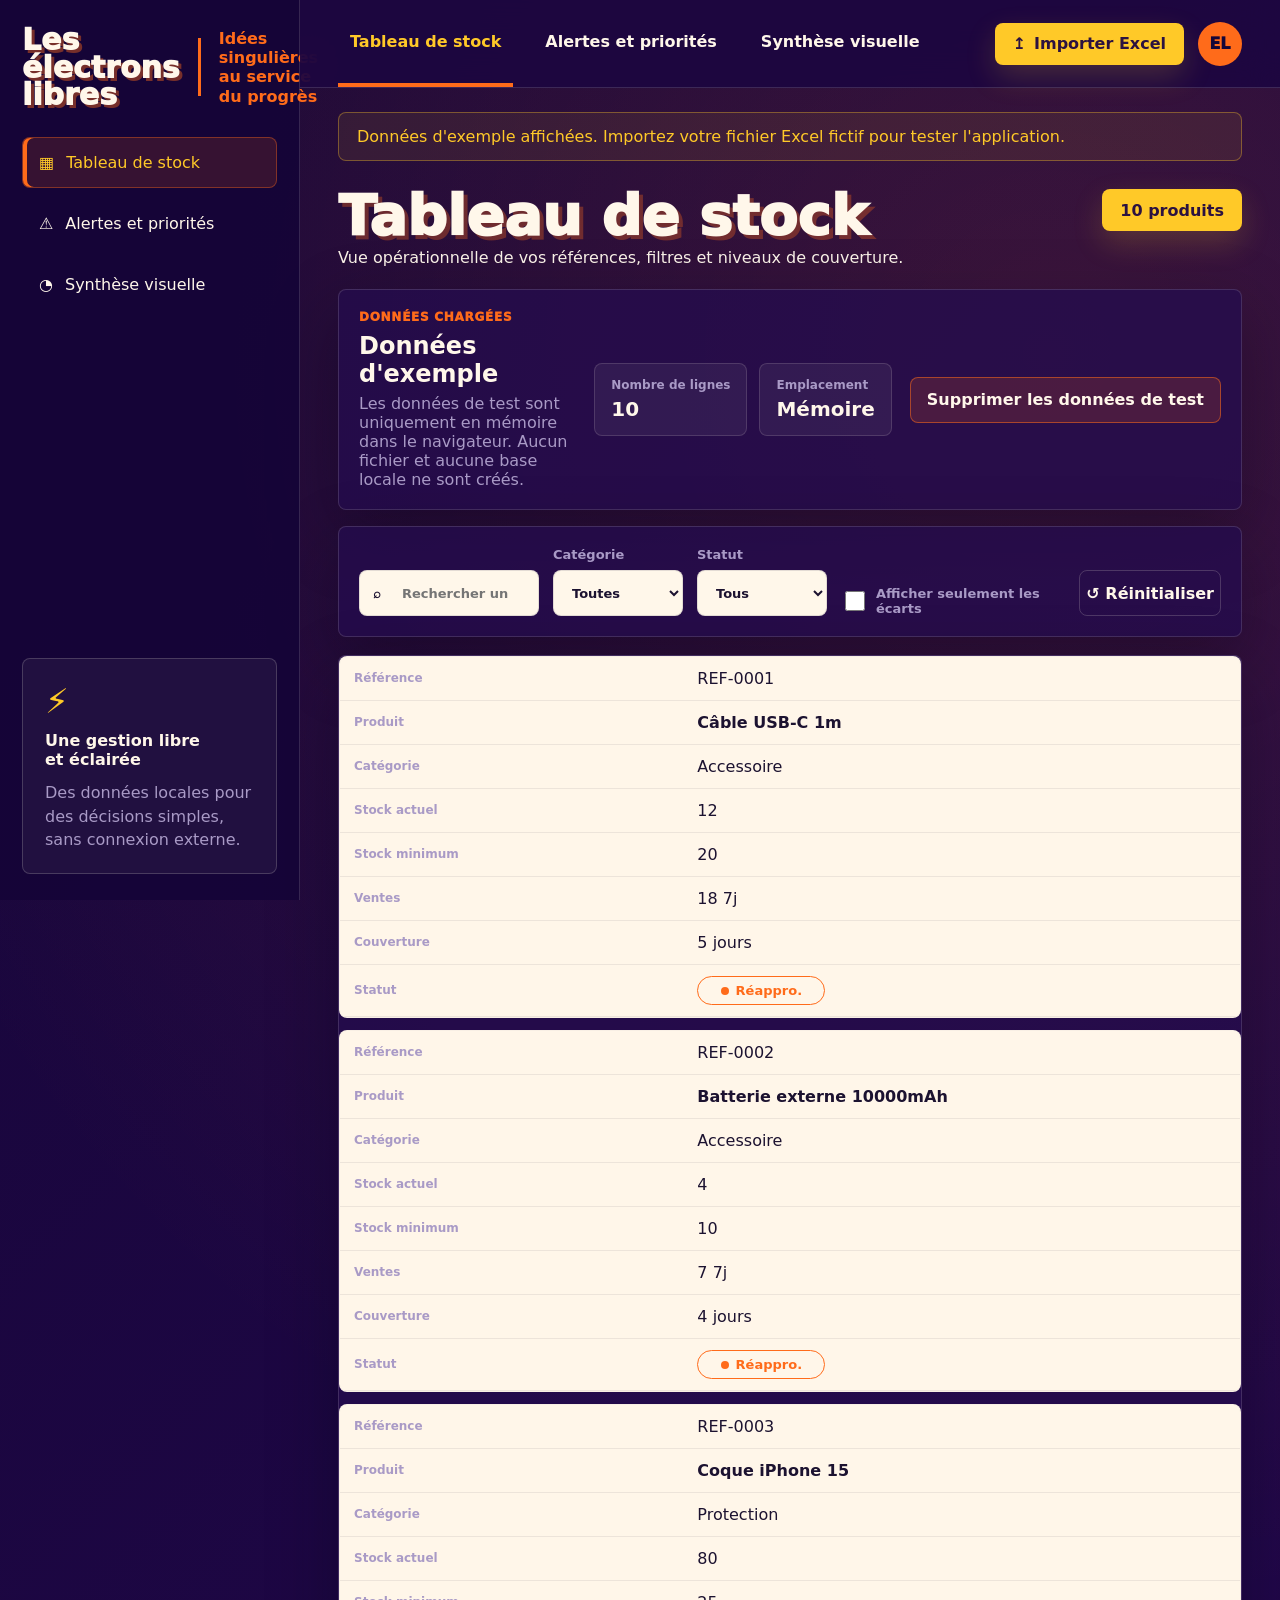
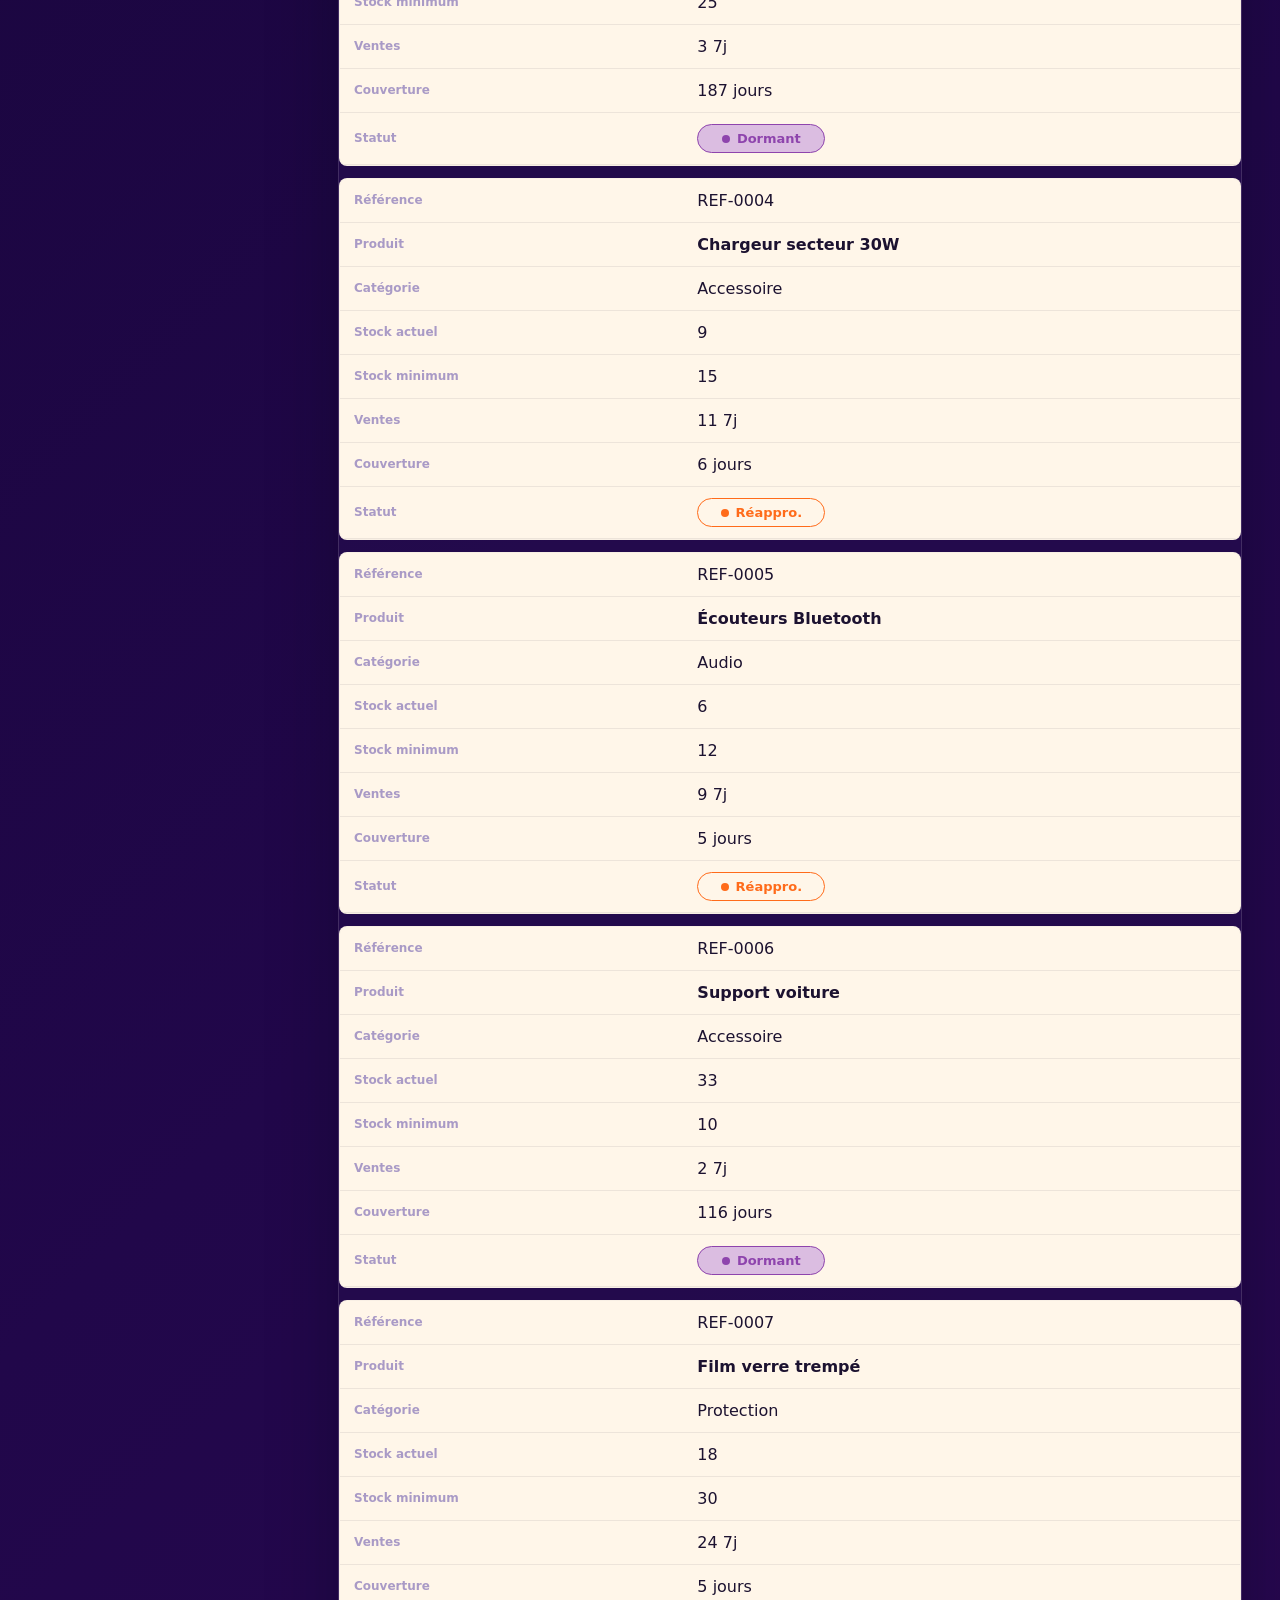
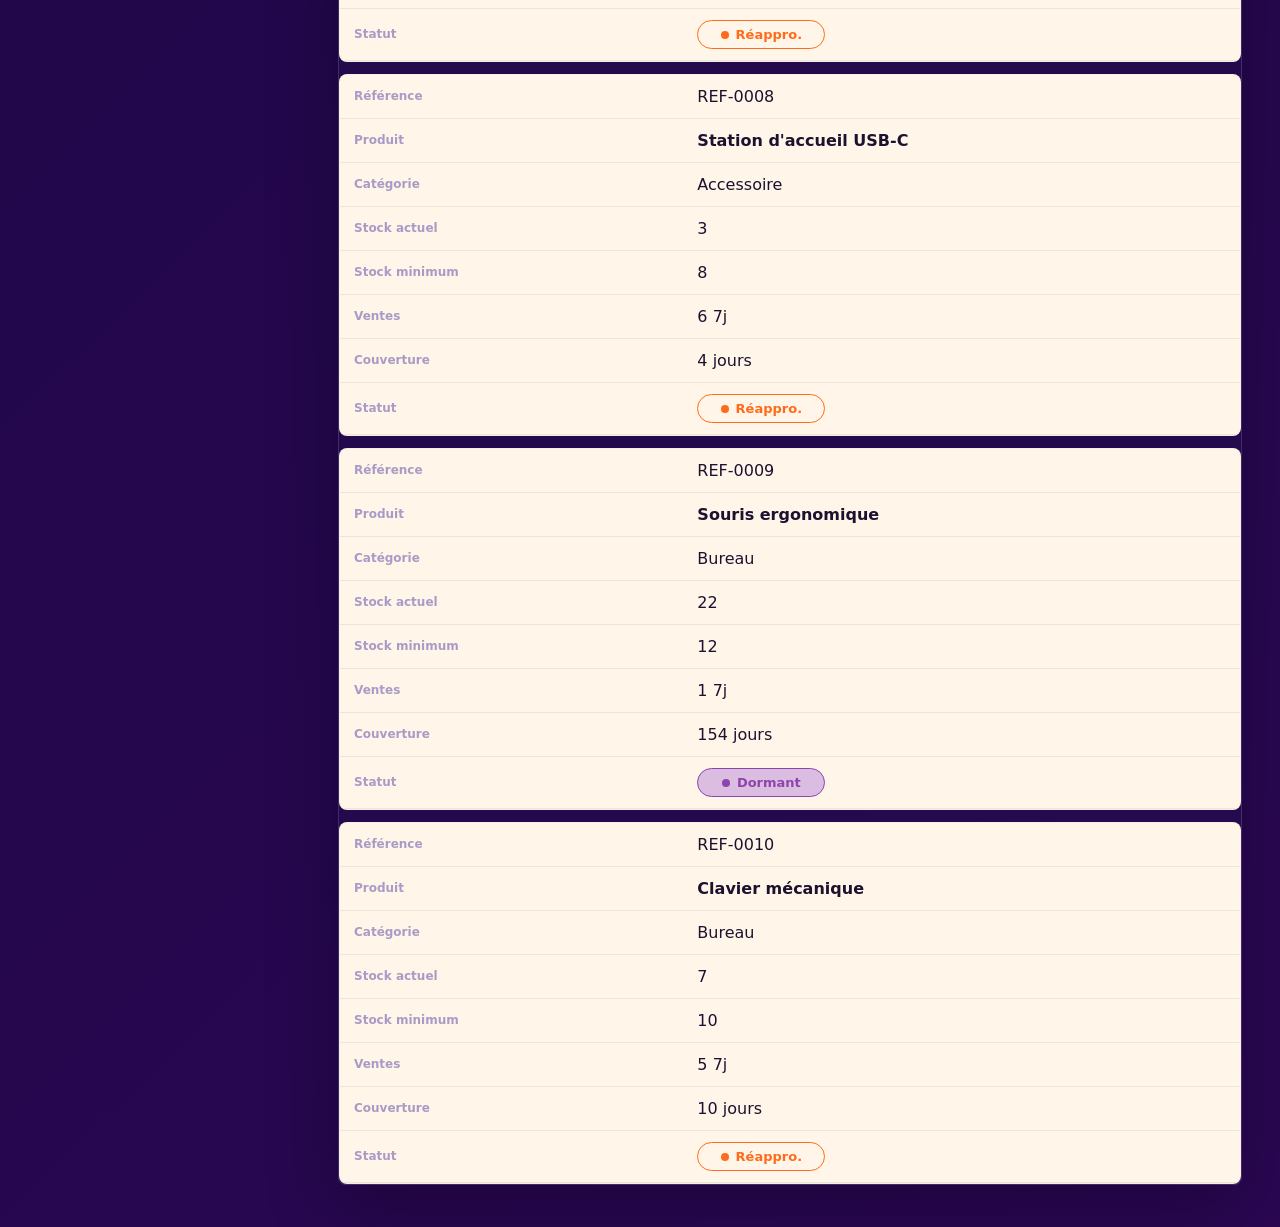
<file: Faire son application en entreprise avec l’IA/Faire son APP avec l'IA/index.html>
<!doctype html>
<html lang="fr">
  <head>
    <meta charset="utf-8">
    <meta name="viewport" content="width=device-width, initial-scale=1">
    <title>Les electrons libres - Stock local</title>
    <link rel="stylesheet" href="styles.css">
  </head>
  <body>
    <aside class="sidebar">
      <div class="brand">
        <div class="brand-name">Les électrons<br>libres</div>
        <div class="brand-line"></div>
        <div class="brand-tag">Idées singulières<br>au service du progrès</div>
      </div>

      <nav class="side-nav" aria-label="Navigation principale">
        <button class="side-link active" data-page="stock"><span>▦</span>Tableau de stock</button>
        <button class="side-link" data-page="alerts"><span>⚠</span>Alertes et priorités</button>
        <button class="side-link" data-page="summary"><span>◔</span>Synthèse visuelle</button>
      </nav>

      <div class="side-card">
        <div class="side-card-icon">⚡</div>
        <strong>Une gestion libre<br>et éclairée</strong>
        <p>Des données locales pour des décisions simples, sans connexion externe.</p>
      </div>
    </aside>

    <main class="app-shell">
      <header class="topbar">
        <div class="top-brand">Les électrons libres</div>
        <div class="tabbar" aria-label="Pages">
          <button class="top-tab active" data-page="stock">Tableau de stock</button>
          <button class="top-tab" data-page="alerts">Alertes et priorités</button>
          <button class="top-tab" data-page="summary">Synthèse visuelle</button>
        </div>

        <div class="top-actions">
          <label class="import-button">
            <input id="excelInput" type="file" accept=".xlsx,.xls">
            <span>↥</span>
            Importer Excel
          </label>
          <div class="profile-badge">EL</div>
        </div>
      </header>

      <section class="notice" id="sourceNotice">
        Données d'exemple affichées. Importez votre fichier Excel fictif pour tester l'application.
      </section>

      <section class="page active" id="page-stock">
        <div class="page-title-row">
          <div>
            <h1>Tableau de stock</h1>
            <p>Vue opérationnelle de vos références, filtres et niveaux de couverture.</p>
          </div>
          <span class="gold-badge" id="rowCountBadge">0 produits</span>
        </div>

        <section class="data-panel" aria-label="Données chargées">
          <div>
            <span class="eyebrow">Données chargées</span>
            <h2 id="dataFileName">Données d'exemple</h2>
            <p id="dataStorageInfo">Les données sont uniquement en mémoire dans le navigateur.</p>
          </div>
          <div class="data-stats">
            <div>
              <span>Nombre de lignes</span>
              <strong id="dataRowCount">0</strong>
            </div>
            <div>
              <span>Emplacement</span>
              <strong id="dataLocation">Mémoire</strong>
            </div>
          </div>
          <button id="deleteSampleData" class="danger-button">Supprimer les données de test</button>
        </section>

        <section class="notice data-message" id="dataMessage" aria-live="polite" hidden></section>

        <section class="filters-panel">
          <label class="search-box">
            <span>⌕</span>
            <input id="searchInput" type="search" placeholder="Rechercher un produit, une référence...">
          </label>
          <label>
            Catégorie
            <select id="categoryFilter"></select>
          </label>
          <label>
            Statut
            <select id="statusFilter"></select>
          </label>
          <label class="toggle-row">
            <input id="gapOnly" type="checkbox">
            Afficher seulement les écarts
          </label>
          <button id="resetFilters" class="ghost-button">↺ Réinitialiser</button>
        </section>

        <section class="table-card">
          <div class="table-wrap">
            <table>
              <colgroup>
                <col class="col-ref">
                <col class="col-product">
                <col class="col-category">
                <col class="col-number">
                <col class="col-number">
                <col class="col-sales">
                <col class="col-coverage">
                <col class="col-status">
              </colgroup>
              <thead>
                <tr>
                  <th>Référence</th>
                  <th>Produit</th>
                  <th>Catégorie</th>
                  <th>Stock actuel</th>
                  <th>Stock minimum</th>
                  <th>Ventes</th>
                  <th>Couverture estimée</th>
                  <th>Statut</th>
                </tr>
              </thead>
              <tbody id="stockTableBody"></tbody>
            </table>
          </div>
        </section>
      </section>

      <section class="page" id="page-alerts">
        <div class="page-title-row">
          <div>
            <h1>Alertes et priorités</h1>
            <p>Tableau opérationnel pour prioriser les actions sur les stocks.</p>
          </div>
          <span class="updated-label" id="updatedLabel">Dernière mise à jour : locale</span>
        </div>

        <section class="priority-section">
          <div class="section-heading">
            <h2>⚠ Réapprovisionnement urgent</h2>
            <span id="urgentCount">0 références</span>
          </div>
          <div class="priority-grid" id="urgentCards"></div>
        </section>

        <section class="priority-section">
          <div class="section-heading">
            <h2>ᶻᶻ Stocks dormants</h2>
            <span id="dormantCount">0 références</span>
          </div>
          <div class="table-wrap compact">
            <table>
              <colgroup>
                <col class="col-product">
                <col class="col-ref">
                <col class="col-category">
                <col class="col-sales">
                <col class="col-number">
                <col class="col-status">
              </colgroup>
              <thead>
                <tr>
                  <th>Produit</th>
                  <th>Référence</th>
                  <th>Catégorie</th>
                  <th>Ventes</th>
                  <th>Stock actuel</th>
                  <th>Statut</th>
                </tr>
              </thead>
              <tbody id="dormantTableBody"></tbody>
            </table>
          </div>
        </section>
      </section>

      <section class="page" id="page-summary">
        <div class="page-title-row">
          <div>
            <h1>Synthèse visuelle</h1>
            <p>Vue d'ensemble de votre stock local après import Excel.</p>
          </div>
          <span class="gold-badge" id="sourceBadge">Mode exemple</span>
        </div>

        <section class="kpi-grid">
          <article class="kpi-card">
            <div class="kpi-icon cube">▧</div>
            <div><span>Produits</span><strong id="kpiProducts">0</strong><small>références actives</small></div>
          </article>
          <article class="kpi-card">
            <div class="kpi-icon alert">⚠</div>
            <div><span>Ruptures probables</span><strong id="kpiRisk">0</strong><small>références</small></div>
          </article>
          <article class="kpi-card">
            <div class="kpi-icon dormant">☾</div>
            <div><span>Stocks dormants</span><strong id="kpiDormant">0</strong><small>références</small></div>
          </article>
          <article class="kpi-card">
            <div class="kpi-icon value">◎</div>
            <div><span>Stock total</span><strong id="kpiUnits">0</strong><small>unités</small></div>
          </article>
        </section>

        <section class="summary-grid">
          <article class="panel">
            <div class="section-heading">
              <h2>▧ Répartition du stock par catégorie</h2>
            </div>
            <div class="bar-chart" id="categoryChart"></div>
          </article>
          <article class="panel">
            <div class="section-heading">
              <h2>↗ Répartition par statut</h2>
            </div>
            <div class="status-bars" id="statusBars"></div>
          </article>
          <article class="panel actions-panel">
            <div class="section-heading">
              <h2>⚡ À retenir</h2>
            </div>
            <ol id="actionList"></ol>
          </article>
        </section>

        <section class="insight-strip">
          <div class="target-icon">◎</div>
          <div>
            <h2>Cap sur l'essentiel</h2>
            <p id="summaryText">Importez un fichier Excel pour afficher une synthèse locale.</p>
          </div>
        </section>
      </section>
    </main>

    <script src="libs/xlsx.full.min.js"></script>
    <script src="app.js"></script>
  </body>
</html>
</file>
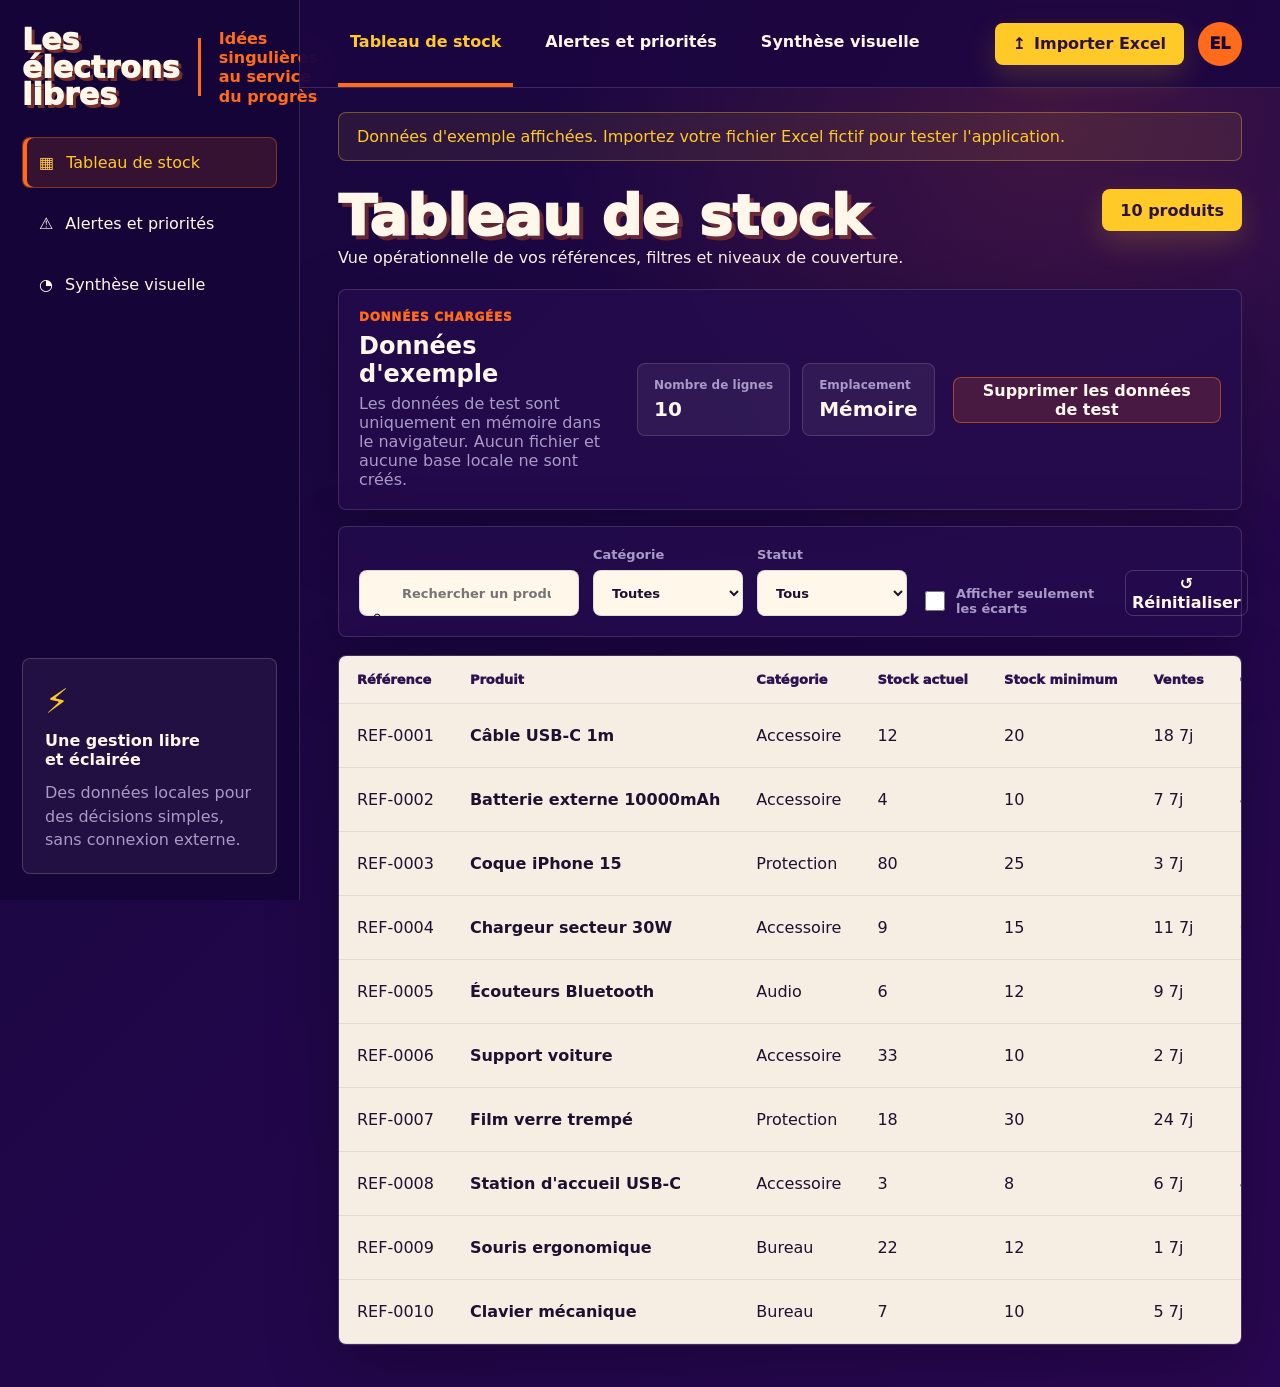
<file: Faire son application en entreprise avec l’IA/stock-local-app/index.html>
<!doctype html>
<html lang="fr">
  <head>
    <meta charset="utf-8">
    <meta name="viewport" content="width=device-width, initial-scale=1">
    <title>Les electrons libres - Stock local</title>
    <link rel="stylesheet" href="styles.css">
  </head>
  <body>
    <aside class="sidebar">
      <div class="brand">
        <div class="brand-name">Les électrons<br>libres</div>
        <div class="brand-line"></div>
        <div class="brand-tag">Idées singulières<br>au service du progrès</div>
      </div>

      <nav class="side-nav" aria-label="Navigation principale">
        <button class="side-link active" data-page="stock"><span>▦</span>Tableau de stock</button>
        <button class="side-link" data-page="alerts"><span>⚠</span>Alertes et priorités</button>
        <button class="side-link" data-page="summary"><span>◔</span>Synthèse visuelle</button>
      </nav>

      <div class="side-card">
        <div class="side-card-icon">⚡</div>
        <strong>Une gestion libre<br>et éclairée</strong>
        <p>Des données locales pour des décisions simples, sans connexion externe.</p>
      </div>
    </aside>

    <main class="app-shell">
      <header class="topbar">
        <div class="tabbar" aria-label="Pages">
          <button class="top-tab active" data-page="stock">Tableau de stock</button>
          <button class="top-tab" data-page="alerts">Alertes et priorités</button>
          <button class="top-tab" data-page="summary">Synthèse visuelle</button>
        </div>

        <div class="top-actions">
          <label class="import-button">
            <input id="excelInput" type="file" accept=".xlsx,.xls">
            <span>↥</span>
            Importer Excel
          </label>
          <div class="profile-badge">EL</div>
        </div>
      </header>

      <section class="notice" id="sourceNotice">
        Données d'exemple affichées. Importez votre fichier Excel fictif pour tester l'application.
      </section>

      <section class="page active" id="page-stock">
        <div class="page-title-row">
          <div>
            <h1>Tableau de stock</h1>
            <p>Vue opérationnelle de vos références, filtres et niveaux de couverture.</p>
          </div>
          <span class="gold-badge" id="rowCountBadge">0 produits</span>
        </div>

        <section class="data-panel" aria-label="Données chargées">
          <div>
            <span class="eyebrow">Données chargées</span>
            <h2 id="dataFileName">Données d'exemple</h2>
            <p id="dataStorageInfo">Les données sont uniquement en mémoire dans le navigateur.</p>
          </div>
          <div class="data-stats">
            <div>
              <span>Nombre de lignes</span>
              <strong id="dataRowCount">0</strong>
            </div>
            <div>
              <span>Emplacement</span>
              <strong id="dataLocation">Mémoire</strong>
            </div>
          </div>
          <button id="deleteSampleData" class="danger-button">Supprimer les données de test</button>
        </section>

        <section class="notice data-message" id="dataMessage" aria-live="polite" hidden></section>

        <section class="filters-panel">
          <label class="search-box">
            <span>⌕</span>
            <input id="searchInput" type="search" placeholder="Rechercher un produit, une référence...">
          </label>
          <label>
            Catégorie
            <select id="categoryFilter"></select>
          </label>
          <label>
            Statut
            <select id="statusFilter"></select>
          </label>
          <label class="toggle-row">
            <input id="gapOnly" type="checkbox">
            Afficher seulement les écarts
          </label>
          <button id="resetFilters" class="ghost-button">↺ Réinitialiser</button>
        </section>

        <section class="table-card">
          <div class="table-wrap">
            <table>
              <thead>
                <tr>
                  <th>Référence</th>
                  <th>Produit</th>
                  <th>Catégorie</th>
                  <th>Stock actuel</th>
                  <th>Stock minimum</th>
                  <th>Ventes</th>
                  <th>Couverture estimée</th>
                  <th>Statut</th>
                </tr>
              </thead>
              <tbody id="stockTableBody"></tbody>
            </table>
          </div>
        </section>
      </section>

      <section class="page" id="page-alerts">
        <div class="page-title-row">
          <div>
            <h1>Alertes et priorités</h1>
            <p>Tableau opérationnel pour prioriser les actions sur les stocks.</p>
          </div>
          <span class="updated-label" id="updatedLabel">Dernière mise à jour : locale</span>
        </div>

        <section class="priority-section">
          <div class="section-heading">
            <h2>⚠ Réapprovisionnement urgent</h2>
            <span id="urgentCount">0 références</span>
          </div>
          <div class="priority-grid" id="urgentCards"></div>
        </section>

        <section class="priority-section">
          <div class="section-heading">
            <h2>ᶻᶻ Stocks dormants</h2>
            <span id="dormantCount">0 références</span>
          </div>
          <div class="table-wrap compact">
            <table>
              <thead>
                <tr>
                  <th>Produit</th>
                  <th>Référence</th>
                  <th>Catégorie</th>
                  <th>Ventes</th>
                  <th>Stock actuel</th>
                  <th>Statut</th>
                </tr>
              </thead>
              <tbody id="dormantTableBody"></tbody>
            </table>
          </div>
        </section>
      </section>

      <section class="page" id="page-summary">
        <div class="page-title-row">
          <div>
            <h1>Synthèse visuelle</h1>
            <p>Vue d'ensemble de votre stock local après import Excel.</p>
          </div>
          <span class="gold-badge" id="sourceBadge">Mode exemple</span>
        </div>

        <section class="kpi-grid">
          <article class="kpi-card">
            <div class="kpi-icon cube">▧</div>
            <div><span>Produits</span><strong id="kpiProducts">0</strong><small>références actives</small></div>
          </article>
          <article class="kpi-card">
            <div class="kpi-icon alert">⚠</div>
            <div><span>Ruptures probables</span><strong id="kpiRisk">0</strong><small>références</small></div>
          </article>
          <article class="kpi-card">
            <div class="kpi-icon dormant">☾</div>
            <div><span>Stocks dormants</span><strong id="kpiDormant">0</strong><small>références</small></div>
          </article>
          <article class="kpi-card">
            <div class="kpi-icon value">◎</div>
            <div><span>Stock total</span><strong id="kpiUnits">0</strong><small>unités</small></div>
          </article>
        </section>

        <section class="summary-grid">
          <article class="panel">
            <div class="section-heading">
              <h2>▧ Répartition du stock par catégorie</h2>
            </div>
            <div class="bar-chart" id="categoryChart"></div>
          </article>
          <article class="panel">
            <div class="section-heading">
              <h2>↗ Répartition par statut</h2>
            </div>
            <div class="status-bars" id="statusBars"></div>
          </article>
          <article class="panel actions-panel">
            <div class="section-heading">
              <h2>⚡ À retenir</h2>
            </div>
            <ol id="actionList"></ol>
          </article>
        </section>

        <section class="insight-strip">
          <div class="target-icon">◎</div>
          <div>
            <h2>Cap sur l'essentiel</h2>
            <p id="summaryText">Importez un fichier Excel pour afficher une synthèse locale.</p>
          </div>
        </section>
      </section>
    </main>

    <script src="libs/xlsx.full.min.js"></script>
    <script src="app.js"></script>
  </body>
</html>
</file>
<file: Faire son application en entreprise avec l’IA/Faire son APP avec l'IA/styles.css>
:root {
  --violet-950: #160638;
  --violet-900: #21074a;
  --violet-800: #2e0d5f;
  --violet-700: #42146d;
  --orange: #ff6b1a;
  --orange-2: #ff8a00;
  --gold: #ffc928;
  --cream: #fff7ea;
  --cream-2: #f7efe5;
  --ink: #1c1230;
  --muted: #a99ac6;
  --line: rgba(255, 247, 234, 0.14);
  --panel: rgba(37, 12, 77, 0.78);
  --shadow: 0 24px 70px rgba(7, 0, 20, 0.32);
}

* {
  box-sizing: border-box;
}

body {
  margin: 0;
  min-height: 100vh;
  color: var(--cream);
  background:
    radial-gradient(circle at 82% 8%, rgba(255, 107, 26, 0.14), transparent 30%),
    linear-gradient(135deg, var(--violet-950), var(--violet-900) 52%, #2b0753);
  font-family: Inter, ui-sans-serif, system-ui, -apple-system, BlinkMacSystemFont, "Segoe UI", sans-serif;
}

button,
input,
select {
  font: inherit;
}

button {
  cursor: pointer;
}

.sidebar {
  position: fixed;
  inset: 0 auto 0 0;
  width: 300px;
  padding: 26px 22px;
  background: rgba(21, 5, 56, 0.92);
  border-right: 1px solid var(--line);
  display: flex;
  flex-direction: column;
  gap: 28px;
}

.brand {
  display: grid;
  grid-template-columns: 1fr 3px 0.95fr;
  gap: 18px;
  align-items: center;
}

.brand-name {
  font-weight: 950;
  font-size: 30px;
  line-height: 0.92;
  letter-spacing: 0;
  color: var(--cream);
  text-shadow: 3px 3px 0 rgba(255, 107, 26, 0.42);
}

.brand-line {
  height: 58px;
  background: var(--orange);
}

.brand-tag {
  color: var(--orange);
  font-weight: 800;
  line-height: 1.2;
}

.side-nav {
  display: grid;
  gap: 10px;
}

.side-link {
  display: flex;
  align-items: center;
  gap: 12px;
  width: 100%;
  padding: 15px 16px;
  color: var(--cream);
  background: transparent;
  border: 1px solid transparent;
  border-radius: 8px;
  text-align: left;
}

.side-link.active {
  color: var(--gold);
  background: rgba(255, 107, 26, 0.14);
  border-color: rgba(255, 107, 26, 0.38);
  box-shadow: inset 4px 0 0 var(--orange);
}

.side-card {
  margin-top: auto;
  padding: 22px;
  border: 1px solid rgba(255, 247, 234, 0.18);
  border-radius: 8px;
  background: rgba(255, 247, 234, 0.05);
}

.side-card-icon {
  color: var(--gold);
  font-size: 34px;
  margin-bottom: 10px;
}

.side-card p {
  margin: 12px 0 0;
  color: var(--muted);
  line-height: 1.45;
}

.app-shell {
  margin-left: 300px;
  min-height: 100vh;
  min-width: 0;
}

.topbar {
  position: sticky;
  top: 0;
  z-index: 4;
  height: 88px;
  display: grid;
  grid-template-columns: minmax(0, 1fr) auto;
  align-items: center;
  gap: 18px;
  padding: 0 38px;
  background: rgba(28, 6, 65, 0.9);
  backdrop-filter: blur(18px);
  border-bottom: 1px solid var(--line);
}

.tabbar {
  display: flex;
  flex-wrap: wrap;
  height: 100%;
  align-items: stretch;
  gap: 20px;
  min-width: 0;
}

.top-brand {
  display: none;
  color: var(--cream);
  font-size: 26px;
  font-weight: 950;
  line-height: 0.95;
  text-shadow: 3px 3px 0 rgba(255, 107, 26, 0.38);
}

.top-tab {
  color: var(--cream);
  background: transparent;
  border: 0;
  border-bottom: 4px solid transparent;
  padding: 0 12px;
  font-weight: 800;
}

.top-tab.active {
  color: var(--gold);
  border-color: var(--orange);
}

.top-actions {
  display: flex;
  flex-wrap: wrap;
  align-items: center;
  justify-content: flex-end;
  gap: 14px;
  min-width: 0;
}

.import-button,
.gold-badge {
  display: inline-flex;
  align-items: center;
  justify-content: center;
  gap: 8px;
  min-height: 42px;
  padding: 0 18px;
  border-radius: 8px;
  background: var(--gold);
  color: #2c1240;
  font-weight: 900;
  box-shadow: 0 12px 30px rgba(255, 201, 40, 0.18);
}

.import-button input {
  position: absolute;
  width: 1px;
  height: 1px;
  opacity: 0;
  pointer-events: none;
}

.profile-badge {
  width: 44px;
  height: 44px;
  border-radius: 50%;
  display: grid;
  place-items: center;
  background: var(--orange);
  color: var(--violet-950);
  font-weight: 950;
}

.notice {
  margin: 24px 38px 0;
  padding: 14px 18px;
  border: 1px solid rgba(255, 201, 40, 0.35);
  border-radius: 8px;
  color: var(--gold);
  background: rgba(255, 201, 40, 0.08);
}

.notice.loaded {
  color: #bdf2c4;
  border-color: rgba(111, 207, 124, 0.35);
  background: rgba(111, 207, 124, 0.08);
}

.page {
  display: none;
  padding: 28px 38px 42px;
}

.page.active {
  display: block;
}

.page-title-row {
  display: flex;
  justify-content: space-between;
  align-items: flex-start;
  gap: 18px;
  margin-bottom: 22px;
  min-width: 0;
}

h1,
h2,
p {
  margin-top: 0;
}

h1 {
  margin-bottom: 6px;
  font-size: clamp(34px, 5vw, 56px);
  line-height: 0.95;
  font-weight: 950;
  letter-spacing: 0;
  text-shadow: 4px 4px 0 rgba(255, 107, 26, 0.32);
}

h2 {
  margin-bottom: 0;
  font-size: 20px;
  letter-spacing: 0;
}

.page-title-row p {
  color: var(--cream-2);
  margin: 0;
}

.updated-label {
  color: var(--muted);
  white-space: nowrap;
}

.data-panel,
.filters-panel,
.table-card,
.priority-section,
.panel,
.insight-strip {
  border: 1px solid var(--line);
  border-radius: 8px;
  background: var(--panel);
  box-shadow: var(--shadow);
}

.data-panel {
  display: grid;
  grid-template-columns: minmax(0, 1fr) auto auto;
  align-items: center;
  gap: 18px;
  padding: 20px;
  margin-bottom: 16px;
}

.eyebrow {
  display: block;
  color: var(--orange);
  font-size: 12px;
  font-weight: 950;
  letter-spacing: 0.06em;
  text-transform: uppercase;
  margin-bottom: 8px;
}

.data-panel h2 {
  font-size: 24px;
  margin-bottom: 6px;
}

.data-panel p {
  color: var(--muted);
  margin: 0;
}

.data-stats {
  display: flex;
  gap: 12px;
}

.data-stats div {
  min-width: 130px;
  padding: 14px 16px;
  border: 1px solid rgba(255, 247, 234, 0.14);
  border-radius: 8px;
  background: rgba(255, 247, 234, 0.06);
}

.data-stats span {
  display: block;
  color: var(--muted);
  font-size: 12px;
  font-weight: 800;
}

.data-stats strong {
  display: block;
  margin-top: 5px;
  color: var(--cream);
  font-size: 20px;
}

.danger-button {
  min-height: 46px;
  border: 1px solid rgba(255, 107, 26, 0.52);
  border-radius: 8px;
  color: var(--cream);
  background: rgba(255, 107, 26, 0.16);
  padding: 0 16px;
  font-weight: 900;
}

.danger-button:hover {
  background: rgba(255, 107, 26, 0.26);
}

.data-message {
  margin: 0 0 16px;
}

.filters-panel {
  display: grid;
  grid-template-columns: minmax(180px, 1.5fr) repeat(2, minmax(130px, 0.55fr)) minmax(160px, auto) auto;
  gap: 14px;
  align-items: end;
  padding: 20px;
  margin-bottom: 18px;
}

.filters-panel label {
  display: grid;
  gap: 8px;
  color: var(--muted);
  font-size: 13px;
  font-weight: 800;
}

.search-box {
  position: relative;
}

.search-box span {
  position: absolute;
  left: 14px;
  top: 50%;
  transform: translateY(-50%);
  color: var(--ink);
  pointer-events: none;
}

.search-box input {
  padding-left: 42px;
}

input,
select {
  min-height: 46px;
  width: 100%;
  border: 1px solid rgba(28, 18, 48, 0.12);
  border-radius: 8px;
  background: var(--cream);
  color: var(--ink);
  padding: 0 14px;
}

.toggle-row {
  grid-auto-flow: column;
  align-items: center;
  justify-content: start;
}

.toggle-row input {
  width: 20px;
  min-height: 20px;
  accent-color: var(--orange);
}

.ghost-button {
  min-height: 46px;
  border: 1px solid rgba(255, 247, 234, 0.18);
  border-radius: 8px;
  color: var(--cream);
  background: transparent;
  font-weight: 800;
}

.table-card {
  overflow: hidden;
  min-width: 0;
}

.table-wrap {
  width: 100%;
  max-width: 100%;
  overflow-x: auto;
  -webkit-overflow-scrolling: touch;
}

table {
  width: 100%;
  border-collapse: collapse;
  table-layout: fixed;
}

.col-ref { width: 120px; }
.col-product { width: 220px; }
.col-category { width: 180px; }
.col-number { width: 120px; }
.col-sales { width: 120px; }
.col-coverage { width: 170px; }
.col-status { width: 150px; }

th,
td {
  padding: 16px 18px;
  border-bottom: 1px solid rgba(28, 18, 48, 0.08);
  text-align: left;
  overflow-wrap: normal;
  word-break: normal;
  vertical-align: middle;
}

td:nth-child(1),
td:nth-child(2),
td:nth-child(3) {
  overflow-wrap: break-word;
}

th {
  color: #2d1150;
  background: var(--cream-2);
  font-size: 13px;
  font-weight: 950;
}

td {
  color: var(--ink);
  background: rgba(255, 247, 234, 0.96);
}

.compact td,
.compact th {
  color: var(--cream);
  background: rgba(255, 247, 234, 0.04);
  border-color: rgba(255, 247, 234, 0.1);
}

.status-pill {
  display: inline-flex;
  align-items: center;
  justify-content: center;
  gap: 7px;
  min-width: 104px;
  max-width: 128px;
  padding: 7px 12px;
  border-radius: 999px;
  font-weight: 900;
  font-size: 13px;
  line-height: 1;
  border: 1px solid currentColor;
  white-space: nowrap;
}

.status-pill::before {
  content: "";
  width: 8px;
  height: 8px;
  border-radius: 50%;
  background: currentColor;
}

.stable { color: #5c2d86; }
.watch { color: #da7b00; }
.reorder { color: #ff6b1a; }
.critical { color: #d92945; }
.dormant { color: #8e44ad; }

.priority-section {
  padding: 18px;
  margin-bottom: 18px;
}

.section-heading {
  display: flex;
  flex-wrap: wrap;
  align-items: center;
  justify-content: space-between;
  gap: 14px;
  margin-bottom: 16px;
}

.section-heading span {
  color: var(--gold);
  font-weight: 900;
}

.priority-grid {
  display: grid;
  grid-template-columns: repeat(auto-fit, minmax(230px, 1fr));
  gap: 14px;
}

.priority-card {
  position: relative;
  min-width: 0;
  padding: 16px;
  border: 1px solid rgba(255, 247, 234, 0.14);
  border-radius: 8px;
  background: rgba(255, 247, 234, 0.06);
  overflow: hidden;
}

.priority-card-top {
  display: block;
  min-height: 76px;
  padding-right: 92px;
  margin-bottom: 12px;
}

.priority-card strong {
  display: block;
  color: var(--cream);
  font-size: 20px;
  line-height: 1.12;
  overflow-wrap: anywhere;
}

.priority-card small {
  display: block;
  color: var(--muted);
  margin-top: 4px;
}

.priority-card > small {
  padding-bottom: 12px;
  border-bottom: 1px solid var(--line);
}

.priority-card .status-pill {
  position: absolute;
  top: 16px;
  right: 16px;
  max-width: 86px;
  min-height: 28px;
  padding: 5px 9px;
  border-radius: 999px;
  background: rgba(255, 107, 26, 0.12);
  font-size: 12px;
  line-height: 1;
  white-space: nowrap;
  overflow: hidden;
  text-overflow: ellipsis;
}

.priority-card .status-pill::before {
  flex: 0 0 auto;
  width: 7px;
  height: 7px;
}

.priority-metrics {
  display: grid;
  grid-template-columns: repeat(3, 1fr);
  padding-top: 14px;
  gap: 10px;
}

.metric {
  min-width: 0;
}

.metric span {
  display: block;
  color: var(--muted);
  font-size: 12px;
  line-height: 1.2;
}

.metric strong {
  color: var(--gold);
  font-size: 30px;
  line-height: 1;
}

.kpi-grid {
  display: grid;
  grid-template-columns: repeat(auto-fit, minmax(230px, 1fr));
  gap: 18px;
  margin-bottom: 18px;
}

.kpi-card {
  display: flex;
  align-items: center;
  gap: 18px;
  min-height: 132px;
  padding: 22px;
  border: 1px solid var(--line);
  border-radius: 8px;
  background: var(--panel);
  box-shadow: var(--shadow);
  min-width: 0;
}

.kpi-icon {
  width: 78px;
  height: 78px;
  border-radius: 50%;
  display: grid;
  place-items: center;
  font-size: 38px;
  border: 2px solid rgba(255, 247, 234, 0.16);
}

.cube { color: var(--orange); background: rgba(126, 42, 205, 0.28); }
.alert { color: var(--gold); background: rgba(255, 107, 26, 0.28); }
.dormant { background: rgba(126, 42, 205, 0.28); }
.value { color: var(--gold); background: rgba(255, 201, 40, 0.16); }

.kpi-card span,
.kpi-card small {
  display: block;
  color: var(--muted);
}

.kpi-card strong {
  display: block;
  font-size: 40px;
  line-height: 1;
  margin: 5px 0;
}

.summary-grid {
  display: grid;
  grid-template-columns: minmax(0, 1.2fr) minmax(280px, 0.8fr);
  gap: 18px;
}

.panel {
  padding: 20px;
  min-width: 0;
}

.bar-chart {
  display: grid;
  gap: 12px;
}

.bar-row {
  display: grid;
  grid-template-columns: minmax(100px, 150px) minmax(0, 1fr) 64px;
  align-items: center;
  gap: 12px;
  color: var(--cream-2);
}

.bar-track {
  height: 16px;
  border-radius: 999px;
  background: rgba(255, 247, 234, 0.1);
  overflow: hidden;
}

.bar-fill {
  height: 100%;
  border-radius: inherit;
  background: linear-gradient(90deg, var(--orange), var(--gold));
}

.status-bars {
  display: grid;
  gap: 14px;
}

.status-bar-row {
  display: grid;
  grid-template-columns: minmax(96px, 120px) minmax(0, 1fr) 48px;
  align-items: center;
  gap: 12px;
  color: var(--cream-2);
}

.status-bar-label {
  display: flex;
  align-items: center;
  gap: 8px;
  min-width: 0;
  font-weight: 850;
}

.status-bar-dot {
  flex: 0 0 auto;
  width: 10px;
  height: 10px;
  border-radius: 50%;
}

.status-bar-track {
  height: 18px;
  border-radius: 999px;
  background: rgba(255, 247, 234, 0.1);
  overflow: hidden;
  box-shadow: inset 0 0 0 1px rgba(255, 247, 234, 0.06);
}

.status-bar-fill {
  height: 100%;
  min-width: 4px;
  border-radius: inherit;
  background: linear-gradient(90deg, var(--bar-color), rgba(255, 247, 234, 0.84));
}

.status-bar-value {
  text-align: right;
  color: var(--cream);
  font-size: 20px;
  font-weight: 950;
}

.actions-panel ol {
  margin: 0;
  padding-left: 0;
  list-style-position: inside;
  display: grid;
  grid-template-columns: repeat(4, minmax(0, 1fr));
  gap: 14px;
}

.actions-panel li {
  padding: 14px;
  border: 1px solid rgba(255, 247, 234, 0.12);
  border-radius: 8px;
  background: rgba(255, 247, 234, 0.05);
  border-bottom: 0;
  color: var(--cream-2);
  line-height: 1.3;
}

.actions-panel {
  grid-column: 1 / -1;
}

.insight-strip {
  display: flex;
  align-items: center;
  gap: 22px;
  margin-top: 18px;
  padding: 22px;
}

.target-icon {
  color: var(--orange);
  font-size: 46px;
}

.insight-strip h2 {
  color: var(--orange);
  font-size: 26px;
}

.insight-strip p {
  margin-bottom: 0;
  color: var(--cream-2);
}

.empty-state {
  padding: 24px;
  color: var(--muted);
  text-align: center;
}

@media (max-width: 1100px) {
  .sidebar {
    display: none;
  }

  .app-shell {
    margin-left: 0;
  }

  .topbar {
    height: auto;
    min-height: 88px;
    grid-template-columns: 1fr;
    align-items: stretch;
    padding-top: 16px;
    padding-bottom: 16px;
  }

  .tabbar {
    height: auto;
    min-height: 68px;
  }

  .top-actions {
    order: -1;
    justify-content: stretch;
  }

  .top-brand {
    display: block;
  }

  .import-button {
    width: 100%;
  }

  .filters-panel,
  .data-panel,
  .kpi-grid,
  .priority-grid {
    grid-template-columns: 1fr 1fr;
  }

  .summary-grid {
    grid-template-columns: 1fr;
  }

  .actions-panel ol {
    grid-template-columns: repeat(2, minmax(0, 1fr));
  }
}

@media (max-width: 1320px) {
  .table-card {
    overflow: visible;
  }

  .table-wrap {
    overflow-x: visible;
  }

  table,
  tbody,
  tr,
  td {
    display: block;
    width: 100%;
  }

  table {
    table-layout: auto;
  }

  colgroup,
  thead {
    display: none;
  }

  #stockTableBody,
  #dormantTableBody {
    display: grid;
    gap: 12px;
  }

  #stockTableBody tr,
  #dormantTableBody tr {
    display: grid;
    overflow: hidden;
    border: 1px solid rgba(255, 247, 234, 0.18);
    border-radius: 8px;
    background: rgba(255, 247, 234, 0.96);
  }

  #dormantTableBody tr {
    background: rgba(255, 247, 234, 0.05);
  }

  #stockTableBody td,
  #dormantTableBody td {
    display: grid;
    grid-template-columns: minmax(112px, 38%) minmax(0, 1fr);
    align-items: center;
    gap: 12px;
    min-height: 44px;
    padding: 11px 14px;
    white-space: normal;
    overflow-wrap: anywhere;
  }

  #stockTableBody td::before,
  #dormantTableBody td::before {
    color: var(--muted);
    font-size: 12px;
    font-weight: 900;
    line-height: 1.2;
  }

  #stockTableBody td:nth-child(1)::before { content: "Référence"; }
  #stockTableBody td:nth-child(2)::before { content: "Produit"; }
  #stockTableBody td:nth-child(3)::before { content: "Catégorie"; }
  #stockTableBody td:nth-child(4)::before { content: "Stock actuel"; }
  #stockTableBody td:nth-child(5)::before { content: "Stock minimum"; }
  #stockTableBody td:nth-child(6)::before { content: "Ventes"; }
  #stockTableBody td:nth-child(7)::before { content: "Couverture"; }
  #stockTableBody td:nth-child(8)::before { content: "Statut"; }

  #dormantTableBody td:nth-child(1)::before { content: "Produit"; }
  #dormantTableBody td:nth-child(2)::before { content: "Référence"; }
  #dormantTableBody td:nth-child(3)::before { content: "Catégorie"; }
  #dormantTableBody td:nth-child(4)::before { content: "Ventes"; }
  #dormantTableBody td:nth-child(5)::before { content: "Stock actuel"; }
  #dormantTableBody td:nth-child(6)::before { content: "Statut"; }
}

@media (max-width: 720px) {
  .topbar,
  .page-title-row {
    align-items: stretch;
    flex-direction: column;
  }

  .topbar {
    height: auto;
    padding: 18px;
  }

  .tabbar {
    width: 100%;
    gap: 8px;
  }

  .top-tab {
    flex: 1 1 150px;
    min-height: 42px;
    padding: 0 8px;
  }

  .top-actions,
  .import-button {
    width: 100%;
  }

  .profile-badge {
    display: none;
  }

  .page,
  .notice {
    margin-left: 16px;
    margin-right: 16px;
    padding-left: 0;
    padding-right: 0;
  }

  .notice {
    padding: 14px;
  }

  .filters-panel,
  .data-panel,
  .summary-grid,
  .kpi-grid,
  .priority-grid,
  .brand {
    grid-template-columns: 1fr;
  }

  .priority-card-top {
    min-height: 64px;
  }

  .priority-metrics {
    grid-template-columns: repeat(3, minmax(0, 1fr));
  }

  .metric strong {
    font-size: 26px;
  }

  .kpi-card {
    min-height: 112px;
    padding: 18px;
  }

  .kpi-icon {
    width: 58px;
    height: 58px;
    font-size: 28px;
  }

  .kpi-card strong {
    font-size: 34px;
  }

  .bar-row {
    grid-template-columns: 1fr;
    gap: 7px;
  }

  .bar-row strong {
    text-align: left;
  }

  th,
  td {
    padding: 11px 12px;
    font-size: 13px;
  }

  .status-pill {
    min-width: 92px;
    max-width: 104px;
    padding: 6px 9px;
    font-size: 12px;
  }

  .status-bar-row {
    grid-template-columns: 1fr;
    gap: 7px;
  }

  .status-bar-value {
    text-align: left;
  }

  .actions-panel ol {
    grid-template-columns: 1fr;
  }

  .actions-panel li {
    padding: 14px;
    border: 1px solid rgba(255, 247, 234, 0.12);
  }

  .insight-strip {
    align-items: flex-start;
  }

  .brand-line {
    width: 70px;
    height: 3px;
  }
}
</file>
<file: Faire son application en entreprise avec l’IA/stock-local-app/styles.css>
:root {
  --violet-950: #160638;
  --violet-900: #21074a;
  --violet-800: #2e0d5f;
  --violet-700: #42146d;
  --orange: #ff6b1a;
  --orange-2: #ff8a00;
  --gold: #ffc928;
  --cream: #fff7ea;
  --cream-2: #f7efe5;
  --ink: #1c1230;
  --muted: #a99ac6;
  --line: rgba(255, 247, 234, 0.14);
  --panel: rgba(37, 12, 77, 0.78);
  --shadow: 0 24px 70px rgba(7, 0, 20, 0.32);
}

* {
  box-sizing: border-box;
}

body {
  margin: 0;
  min-height: 100vh;
  color: var(--cream);
  background:
    radial-gradient(circle at 82% 8%, rgba(255, 107, 26, 0.14), transparent 30%),
    linear-gradient(135deg, var(--violet-950), var(--violet-900) 52%, #2b0753);
  font-family: Inter, ui-sans-serif, system-ui, -apple-system, BlinkMacSystemFont, "Segoe UI", sans-serif;
}

button,
input,
select {
  font: inherit;
}

button {
  cursor: pointer;
}

.sidebar {
  position: fixed;
  inset: 0 auto 0 0;
  width: 300px;
  padding: 26px 22px;
  background: rgba(21, 5, 56, 0.92);
  border-right: 1px solid var(--line);
  display: flex;
  flex-direction: column;
  gap: 28px;
}

.brand {
  display: grid;
  grid-template-columns: 1fr 3px 0.95fr;
  gap: 18px;
  align-items: center;
}

.brand-name {
  font-weight: 950;
  font-size: 30px;
  line-height: 0.92;
  letter-spacing: 0;
  color: var(--cream);
  text-shadow: 3px 3px 0 rgba(255, 107, 26, 0.42);
}

.brand-line {
  height: 58px;
  background: var(--orange);
}

.brand-tag {
  color: var(--orange);
  font-weight: 800;
  line-height: 1.2;
}

.side-nav {
  display: grid;
  gap: 10px;
}

.side-link {
  display: flex;
  align-items: center;
  gap: 12px;
  width: 100%;
  padding: 15px 16px;
  color: var(--cream);
  background: transparent;
  border: 1px solid transparent;
  border-radius: 8px;
  text-align: left;
}

.side-link.active {
  color: var(--gold);
  background: rgba(255, 107, 26, 0.14);
  border-color: rgba(255, 107, 26, 0.38);
  box-shadow: inset 4px 0 0 var(--orange);
}

.side-card {
  margin-top: auto;
  padding: 22px;
  border: 1px solid rgba(255, 247, 234, 0.18);
  border-radius: 8px;
  background: rgba(255, 247, 234, 0.05);
}

.side-card-icon {
  color: var(--gold);
  font-size: 34px;
  margin-bottom: 10px;
}

.side-card p {
  margin: 12px 0 0;
  color: var(--muted);
  line-height: 1.45;
}

.app-shell {
  margin-left: 300px;
  min-height: 100vh;
}

.topbar {
  position: sticky;
  top: 0;
  z-index: 4;
  height: 88px;
  display: flex;
  align-items: center;
  justify-content: space-between;
  gap: 18px;
  padding: 0 38px;
  background: rgba(28, 6, 65, 0.9);
  backdrop-filter: blur(18px);
  border-bottom: 1px solid var(--line);
}

.tabbar {
  display: flex;
  height: 100%;
  align-items: stretch;
  gap: 20px;
}

.top-tab {
  color: var(--cream);
  background: transparent;
  border: 0;
  border-bottom: 4px solid transparent;
  padding: 0 12px;
  font-weight: 800;
}

.top-tab.active {
  color: var(--gold);
  border-color: var(--orange);
}

.top-actions {
  display: flex;
  align-items: center;
  gap: 14px;
}

.import-button,
.gold-badge {
  display: inline-flex;
  align-items: center;
  justify-content: center;
  gap: 8px;
  min-height: 42px;
  padding: 0 18px;
  border-radius: 8px;
  background: var(--gold);
  color: #2c1240;
  font-weight: 900;
  box-shadow: 0 12px 30px rgba(255, 201, 40, 0.18);
}

.import-button input {
  position: absolute;
  opacity: 0;
  pointer-events: none;
}

.profile-badge {
  width: 44px;
  height: 44px;
  border-radius: 50%;
  display: grid;
  place-items: center;
  background: var(--orange);
  color: var(--violet-950);
  font-weight: 950;
}

.notice {
  margin: 24px 38px 0;
  padding: 14px 18px;
  border: 1px solid rgba(255, 201, 40, 0.35);
  border-radius: 8px;
  color: var(--gold);
  background: rgba(255, 201, 40, 0.08);
}

.notice.loaded {
  color: #bdf2c4;
  border-color: rgba(111, 207, 124, 0.35);
  background: rgba(111, 207, 124, 0.08);
}

.page {
  display: none;
  padding: 28px 38px 42px;
}

.page.active {
  display: block;
}

.page-title-row {
  display: flex;
  justify-content: space-between;
  align-items: flex-start;
  gap: 18px;
  margin-bottom: 22px;
}

h1,
h2,
p {
  margin-top: 0;
}

h1 {
  margin-bottom: 6px;
  font-size: clamp(34px, 5vw, 56px);
  line-height: 0.95;
  font-weight: 950;
  letter-spacing: 0;
  text-shadow: 4px 4px 0 rgba(255, 107, 26, 0.32);
}

h2 {
  margin-bottom: 0;
  font-size: 20px;
  letter-spacing: 0;
}

.page-title-row p {
  color: var(--cream-2);
  margin: 0;
}

.updated-label {
  color: var(--muted);
  white-space: nowrap;
}

.data-panel,
.filters-panel,
.table-card,
.priority-section,
.panel,
.insight-strip {
  border: 1px solid var(--line);
  border-radius: 8px;
  background: var(--panel);
  box-shadow: var(--shadow);
}

.data-panel {
  display: grid;
  grid-template-columns: minmax(260px, 1fr) auto auto;
  align-items: center;
  gap: 18px;
  padding: 20px;
  margin-bottom: 16px;
}

.eyebrow {
  display: block;
  color: var(--orange);
  font-size: 12px;
  font-weight: 950;
  letter-spacing: 0.06em;
  text-transform: uppercase;
  margin-bottom: 8px;
}

.data-panel h2 {
  font-size: 24px;
  margin-bottom: 6px;
}

.data-panel p {
  color: var(--muted);
  margin: 0;
}

.data-stats {
  display: flex;
  gap: 12px;
}

.data-stats div {
  min-width: 130px;
  padding: 14px 16px;
  border: 1px solid rgba(255, 247, 234, 0.14);
  border-radius: 8px;
  background: rgba(255, 247, 234, 0.06);
}

.data-stats span {
  display: block;
  color: var(--muted);
  font-size: 12px;
  font-weight: 800;
}

.data-stats strong {
  display: block;
  margin-top: 5px;
  color: var(--cream);
  font-size: 20px;
}

.danger-button {
  min-height: 46px;
  border: 1px solid rgba(255, 107, 26, 0.52);
  border-radius: 8px;
  color: var(--cream);
  background: rgba(255, 107, 26, 0.16);
  padding: 0 16px;
  font-weight: 900;
}

.danger-button:hover {
  background: rgba(255, 107, 26, 0.26);
}

.data-message {
  margin: 0 0 16px;
}

.filters-panel {
  display: grid;
  grid-template-columns: minmax(220px, 1.5fr) repeat(2, minmax(150px, 0.55fr)) minmax(190px, auto) auto;
  gap: 14px;
  align-items: end;
  padding: 20px;
  margin-bottom: 18px;
}

.filters-panel label {
  display: grid;
  gap: 8px;
  color: var(--muted);
  font-size: 13px;
  font-weight: 800;
}

.search-box {
  position: relative;
}

.search-box span {
  position: absolute;
  left: 14px;
  top: 38px;
  color: var(--ink);
}

.search-box input {
  padding-left: 42px;
}

input,
select {
  min-height: 46px;
  width: 100%;
  border: 1px solid rgba(28, 18, 48, 0.12);
  border-radius: 8px;
  background: var(--cream);
  color: var(--ink);
  padding: 0 14px;
}

.toggle-row {
  grid-auto-flow: column;
  align-items: center;
  justify-content: start;
}

.toggle-row input {
  width: 20px;
  min-height: 20px;
  accent-color: var(--orange);
}

.ghost-button {
  min-height: 46px;
  border: 1px solid rgba(255, 247, 234, 0.18);
  border-radius: 8px;
  color: var(--cream);
  background: transparent;
  font-weight: 800;
}

.table-card {
  overflow: hidden;
}

.table-wrap {
  width: 100%;
  overflow-x: auto;
}

table {
  width: 100%;
  border-collapse: collapse;
  min-width: 920px;
}

th,
td {
  padding: 16px 18px;
  border-bottom: 1px solid rgba(28, 18, 48, 0.08);
  text-align: left;
  white-space: nowrap;
}

th {
  color: #2d1150;
  background: var(--cream-2);
  font-size: 13px;
  font-weight: 950;
}

td {
  color: var(--ink);
  background: rgba(255, 247, 234, 0.96);
}

.compact td,
.compact th {
  color: var(--cream);
  background: rgba(255, 247, 234, 0.04);
  border-color: rgba(255, 247, 234, 0.1);
}

.status-pill {
  display: inline-flex;
  align-items: center;
  gap: 7px;
  padding: 7px 12px;
  border-radius: 999px;
  font-weight: 900;
  font-size: 13px;
  border: 1px solid currentColor;
}

.status-pill::before {
  content: "";
  width: 8px;
  height: 8px;
  border-radius: 50%;
  background: currentColor;
}

.stable { color: #5c2d86; }
.watch { color: #da7b00; }
.reorder { color: #ff6b1a; }
.critical { color: #d92945; }
.dormant { color: #8e44ad; }

.priority-section {
  padding: 18px;
  margin-bottom: 18px;
}

.section-heading {
  display: flex;
  align-items: center;
  justify-content: space-between;
  gap: 14px;
  margin-bottom: 16px;
}

.section-heading span {
  color: var(--gold);
  font-weight: 900;
}

.priority-grid {
  display: grid;
  grid-template-columns: repeat(4, minmax(180px, 1fr));
  gap: 14px;
}

.priority-card {
  padding: 16px;
  border: 1px solid rgba(255, 247, 234, 0.14);
  border-radius: 8px;
  background: rgba(255, 247, 234, 0.06);
}

.priority-card-top {
  display: flex;
  justify-content: space-between;
  gap: 12px;
  margin-bottom: 14px;
}

.priority-card strong {
  display: block;
  font-size: 17px;
}

.priority-card small {
  display: block;
  color: var(--muted);
  margin-top: 4px;
}

.priority-metrics {
  display: grid;
  grid-template-columns: repeat(3, 1fr);
  border-top: 1px solid var(--line);
  padding-top: 12px;
  gap: 10px;
}

.metric span {
  display: block;
  color: var(--muted);
  font-size: 12px;
}

.metric strong {
  color: var(--gold);
  font-size: 24px;
}

.kpi-grid {
  display: grid;
  grid-template-columns: repeat(4, 1fr);
  gap: 18px;
  margin-bottom: 18px;
}

.kpi-card {
  display: flex;
  align-items: center;
  gap: 18px;
  min-height: 132px;
  padding: 22px;
  border: 1px solid var(--line);
  border-radius: 8px;
  background: var(--panel);
  box-shadow: var(--shadow);
}

.kpi-icon {
  width: 78px;
  height: 78px;
  border-radius: 50%;
  display: grid;
  place-items: center;
  font-size: 38px;
  border: 2px solid rgba(255, 247, 234, 0.16);
}

.cube { color: var(--orange); background: rgba(126, 42, 205, 0.28); }
.alert { color: var(--gold); background: rgba(255, 107, 26, 0.28); }
.dormant { background: rgba(126, 42, 205, 0.28); }
.value { color: var(--gold); background: rgba(255, 201, 40, 0.16); }

.kpi-card span,
.kpi-card small {
  display: block;
  color: var(--muted);
}

.kpi-card strong {
  display: block;
  font-size: 42px;
  line-height: 1;
  margin: 5px 0;
}

.summary-grid {
  display: grid;
  grid-template-columns: 1.3fr 1fr 0.85fr;
  gap: 18px;
}

.panel {
  padding: 20px;
}

.bar-chart {
  display: grid;
  gap: 12px;
}

.bar-row {
  display: grid;
  grid-template-columns: 130px 1fr 64px;
  align-items: center;
  gap: 12px;
  color: var(--cream-2);
}

.bar-track {
  height: 16px;
  border-radius: 999px;
  background: rgba(255, 247, 234, 0.1);
  overflow: hidden;
}

.bar-fill {
  height: 100%;
  border-radius: inherit;
  background: linear-gradient(90deg, var(--orange), var(--gold));
}

.status-bars {
  display: grid;
  gap: 14px;
}

.status-bar-row {
  display: grid;
  grid-template-columns: 112px minmax(130px, 1fr) 48px;
  align-items: center;
  gap: 12px;
  color: var(--cream-2);
}

.status-bar-label {
  display: flex;
  align-items: center;
  gap: 8px;
  min-width: 0;
  font-weight: 850;
}

.status-bar-dot {
  flex: 0 0 auto;
  width: 10px;
  height: 10px;
  border-radius: 50%;
}

.status-bar-track {
  height: 18px;
  border-radius: 999px;
  background: rgba(255, 247, 234, 0.1);
  overflow: hidden;
  box-shadow: inset 0 0 0 1px rgba(255, 247, 234, 0.06);
}

.status-bar-fill {
  height: 100%;
  min-width: 4px;
  border-radius: inherit;
  background: linear-gradient(90deg, var(--bar-color), rgba(255, 247, 234, 0.84));
}

.status-bar-value {
  text-align: right;
  color: var(--cream);
  font-size: 20px;
  font-weight: 950;
}

.actions-panel ol {
  margin: 0;
  padding-left: 24px;
  display: grid;
  gap: 14px;
}

.actions-panel li {
  padding-bottom: 14px;
  border-bottom: 1px solid var(--line);
  color: var(--cream-2);
}

.insight-strip {
  display: flex;
  align-items: center;
  gap: 22px;
  margin-top: 18px;
  padding: 22px;
}

.target-icon {
  color: var(--orange);
  font-size: 46px;
}

.insight-strip h2 {
  color: var(--orange);
  font-size: 26px;
}

.insight-strip p {
  margin-bottom: 0;
  color: var(--cream-2);
}

.empty-state {
  padding: 24px;
  color: var(--muted);
  text-align: center;
}

@media (max-width: 1100px) {
  .sidebar {
    position: static;
    width: auto;
  }

  .app-shell {
    margin-left: 0;
  }

  .filters-panel,
  .data-panel,
  .summary-grid,
  .kpi-grid,
  .priority-grid {
    grid-template-columns: 1fr 1fr;
  }
}

@media (max-width: 720px) {
  .topbar,
  .page-title-row {
    align-items: stretch;
    flex-direction: column;
  }

  .topbar {
    height: auto;
    padding: 18px;
  }

  .tabbar {
    width: 100%;
    overflow-x: auto;
  }

  .page,
  .notice {
    margin-left: 16px;
    margin-right: 16px;
    padding-left: 0;
    padding-right: 0;
  }

  .notice {
    padding: 14px;
  }

  .filters-panel,
  .data-panel,
  .summary-grid,
  .kpi-grid,
  .priority-grid,
  .brand {
    grid-template-columns: 1fr;
  }

  .status-bar-row {
    grid-template-columns: 1fr;
    gap: 7px;
  }

  .status-bar-value {
    text-align: left;
  }

  .brand-line {
    width: 70px;
    height: 3px;
  }
}
</file>
